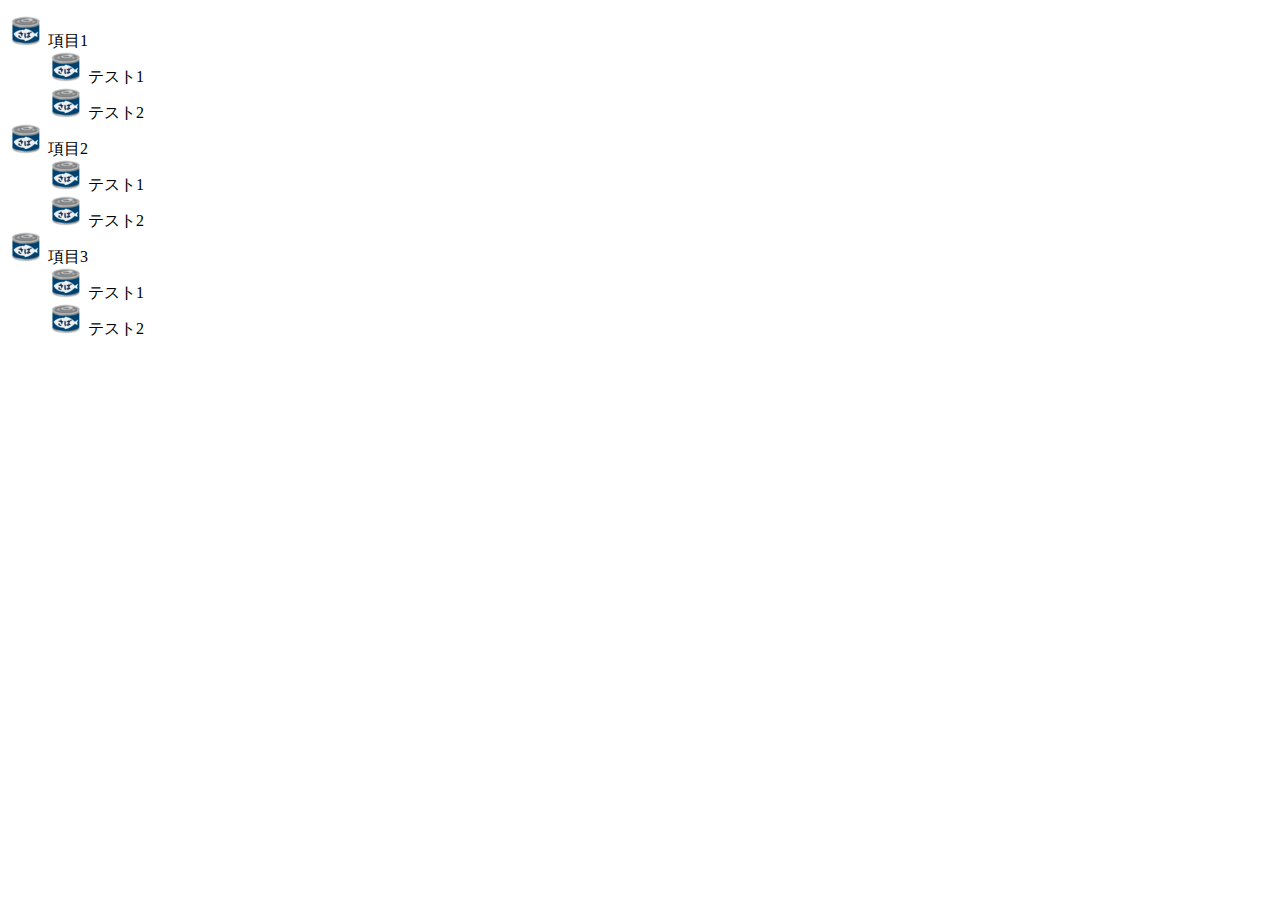
<file: reidai01/index.html>
<!DOCTYPE html>
<html lang="ja">
<head>
    <meta charset="UTF-8">
    <meta name="viewport" content="width=device-width, initial-scale=1.0">
    <meta http-equiv="X-UA-Compatible" content="ie=edge">
    <link rel="stylesheet" href="sytyle.css">
    <title>箇条書き</title>
</head>
<body>
    <ul>
         <li>項目1
            <ol>
                <li>テスト1</li>
                <li>テスト2</li>
            </ol>
            </li>
         <li>項目2
             <ol>
                <li>テスト1</li>
                <li>テスト2</li>
             </ol>
         </li>
        <li>項目3
            <ol>
                <li>テスト1</li>
                <li>テスト2</li>
            </ol>
        </li>
       </ul>
</body>
</html>
</file>
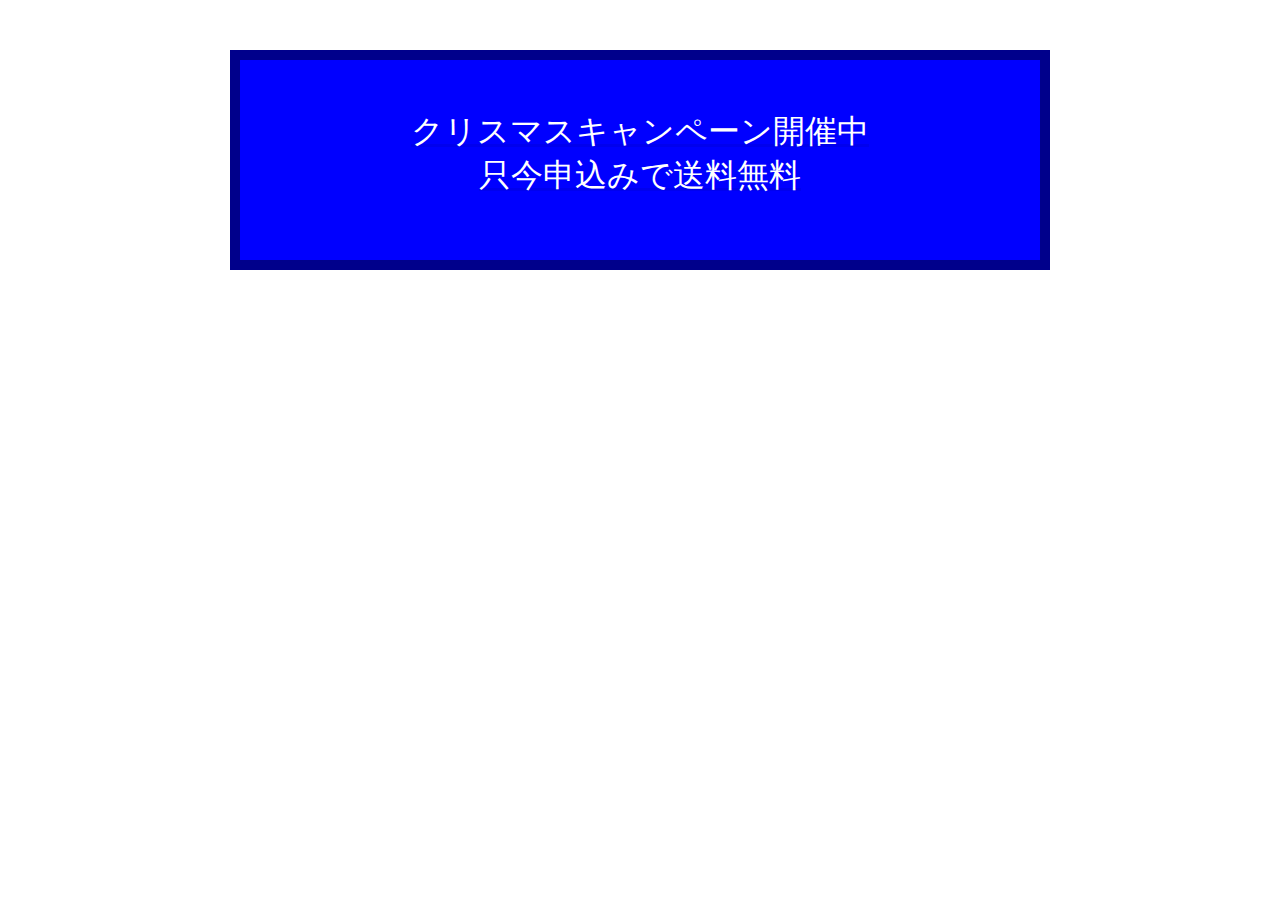
<file: reidai02/index.html>
<!DOCTYPE html>
<html lang="ja">
<head>
    <meta charset="UTF-8">
    <meta name="viewport" content="width=device-width, initial-scale=1.0">
    <meta http-equiv="X-UA-Compatible" content="ie=edge">
    <link rel="stylesheet" href="style.css">
    <title>Document</title>

</head>
<body>
    <a href="default.asp" target="_blank">
        <div id="boxlink">
            <p>クリスマスキャンペーン開催中<br>
            只今申込みで送料無料</p>
        </div>
    </a>
</body>
</html>
</file>
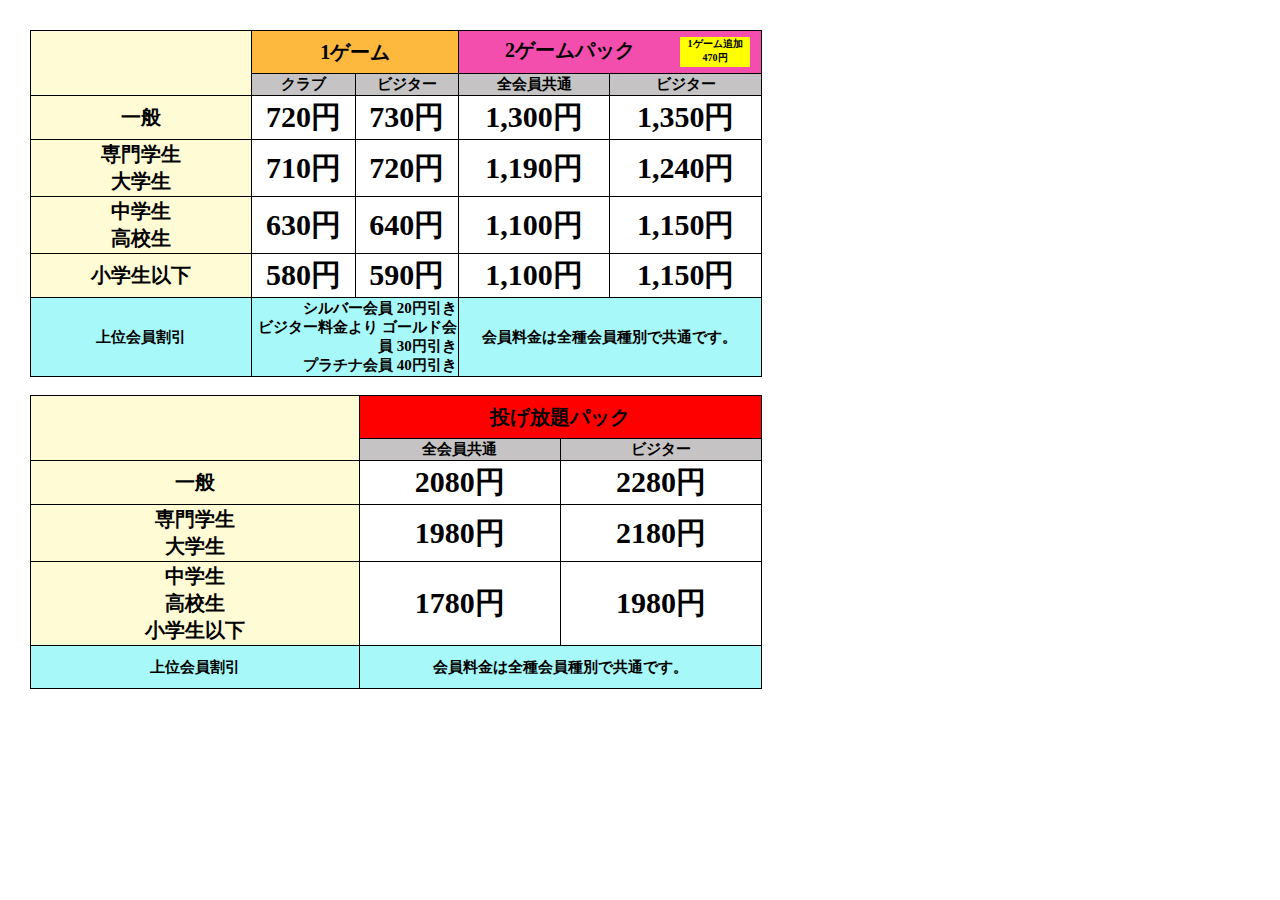
<file: reidai03/index.html>
<!DOCTYPE html>
<html lang="ja">
<head>
    <meta charset="UTF-8">
    <meta name="viewport" content="width=device-width, initial-scale=1.0">
    <meta http-equiv="X-UA-Compatible" content="ie=edge">
    <link rel="stylesheet" href="style.css">
    <title>Document</title>
</head>
<body>
    <table border="1">

        <tr>
          <th rowspan="2" class="midasi1"></th> 
          <th colspan="2" id="midasi2">1ゲーム</th> 
          <th colspan="2" id="midasi3">2ゲームパック
            <div class="box">
              1ゲーム追加<br>470円
            </div>
          </th>
        </tr>

        <tr>
          <th class="kaiin">クラブ</th>
          <th class="kaiin">ビジター</th>
          <th class="kaiin">全会員共通</th>
          <th class="kaiin">ビジター</th>
        </tr>
        
        <tr>
          <th class="midasi1">一般</th>
          <td>720円</td> <td>730円</td>
          <td>1,300円</td>
          <td>1,350円</td>
        </tr>
      
        <tr>
          <th class="midasi1">専門学生<br>大学生</th>
          <td>710円</td>
          <td>720円</td>
          <td>1,190円</td>
          <td>1,240円</td>
        </tr>

        <tr>
            <th class="midasi1">中学生<br>高校生</th>
            <td>630円</td>
            <td>640円</td>
            <td>1,100円</td>
            <td>1,150円</td>
        </tr>

        <tr>
            <th class="midasi1">小学生以下</th>
            <td>580円</td>
            <td>590円</td>
            <td>1,100円</td>
            <td>1,150円</td>
        </tr>

        <tr>
            <td class="gaiyou">上位会員割引</td> 
            <td colspan="2" align="right" class="gaiyou">シルバー会員 20円引き<br>ビジター料金より ゴールド会員 30円引き<br>プラチナ会員 40円引き</td> <td colspan="2" class="gaiyou">会員料金は全種会員種別で共通です。</td>
        </tr>

      </table>
      <br>
      <table border="1">

        <tr>
          <th rowspan="2" class="midasi1"></th>
          <th colspan="2" id="midasi4">投げ放題パック</th>
        </tr>

        <tr>
            <th class="kaiin">全会員共通</th>
            <th class="kaiin">ビジター</th>
        </tr>
        
        <tr>
          <th class="midasi1">一般</th>
          <td>2080円</td>
          <td>2280円</td>
        </tr>
      
        <tr>
          <th class="midasi1">専門学生<br>大学生</th>
          <td>1980円</td><td>2180円</td>
        </tr>

        <tr>
            <th class="midasi1">中学生<br>高校生<br>小学生以下</th>
            <td>1780円</td>
            <td>1980円</td>
        </tr>

        <tr>
            <th class="gaiyou">上位会員割引</th>
            <td colspan="2" class="gaiyou">会員料金は全種会員種別で共通です。</td>
        </tr>

      </table>
</body>
</html>
</file>
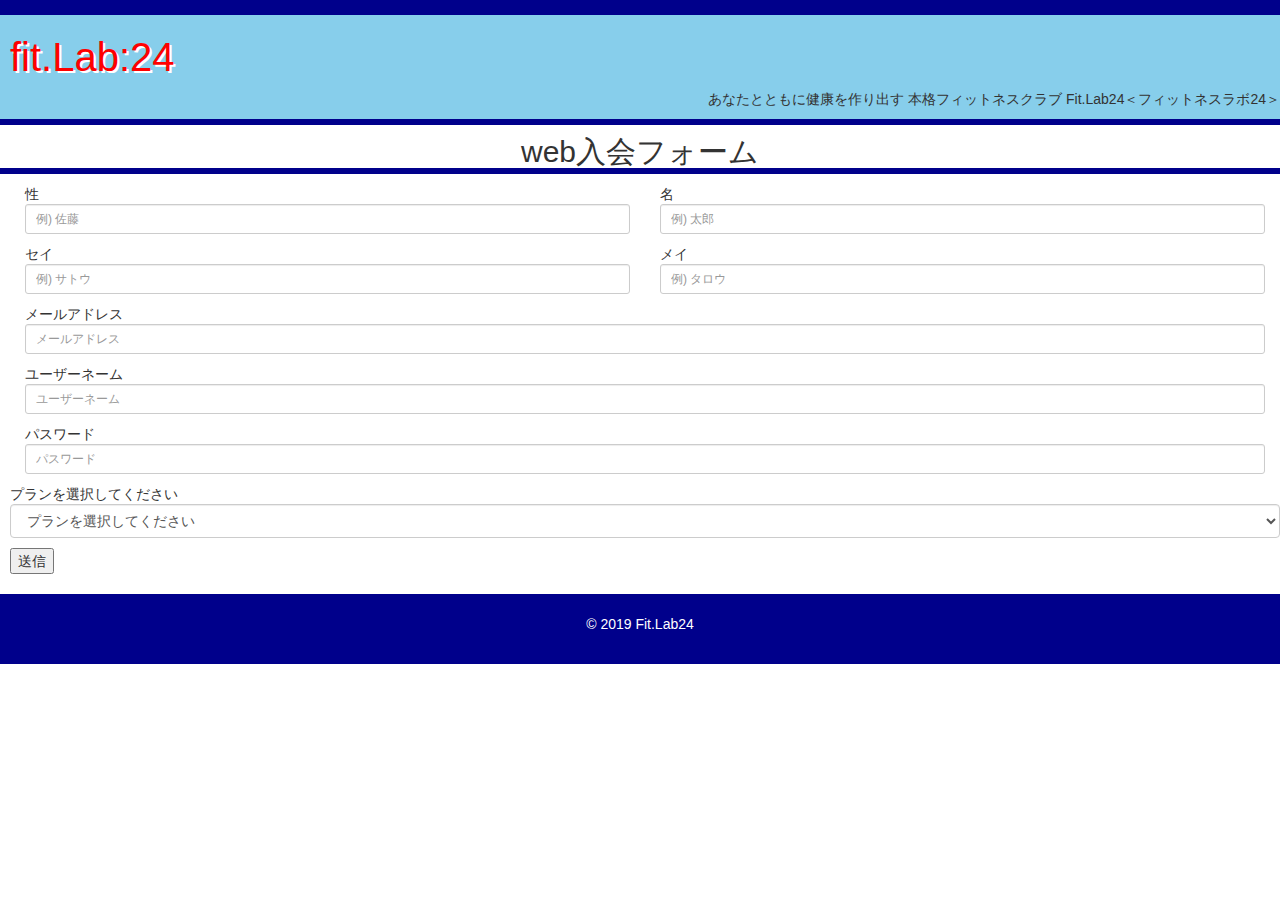
<file: reidai04/index.html>
<!DOCTYPE html>
<html lang="ja">
<head>
    <meta charset="UTF-8">
    <meta name="viewport" content="width=device-width, initial-scale=1.0">
    <meta http-equiv="X-UA-Compatible" content="ie=edge">
    <link rel="stylesheet" href="https://maxcdn.bootstrapcdn.com/bootstrap/3.2.0/css/bootstrap.min.css">
    <link rel="stylesheet" href="sample.css">
    <title>入会フォーム</title>
</head>
<body>

    <header>
        <h1>fit.Lab:24</h1>
        <p>あなたとともに健康を作り出す 本格フィットネスクラブ Fit.Lab24＜フィットネスラボ24＞</p>
    </header>

    <h2>web入会フォーム</h2>
    <div class="content">
        <form action="#" method="post">
            <div class="col-sm-6">
                <p>性<input type="text" name="name1" placeholder="例) 佐藤" class="form-control input-sm"></p>
            </div>
            <div class="col-sm-6">
                <p>名<input type="text" name="name2" placeholder="例) 太郎" class="form-control input-sm"></p>
            </div>

            <div class="col-sm-6">
                <p>セイ <input type="text" name="name3" placeholder="例) サトウ" class="form-control input-sm"></p>
            </div>
            <div class="col-sm-6">
                <p>メイ <input type="text" name="name4" placeholder="例) タロウ" class="form-control input-sm"></p>
            </div>

            <div class="col-sm-12">
                <p>メールアドレス <input type="email" name="email" placeholder="メールアドレス" class="form-control input-sm"></p>
            </div>
            <div class="col-sm-12">
                <p>ユーザーネーム <input type="text" name="username" placeholder="ユーザーネーム" class="form-control input-sm"></p>
            </div>
            <div class="col-sm-12">
                <p>パスワード <input type="password" name="pass" placeholder="パスワード" class="form-control input-sm"></p>
            </div>
            <div>
                <p>プランを選択してください
                    <select name="example" class="form-control">
                        <option value="選択肢1">プランを選択してください</option>
                        <option value="選択肢2">レギュラー会員</option>
                        <option value="選択肢3">プレミアム会員</option>
                    </select>
                </p>
            </div>
        </form>
        <button type="button">送信</button>
    </div>
    <br>
    <footer>
        <p>&copy; 2019 Fit.Lab24</p>
    </footer>

    </body>
</html>
</file>
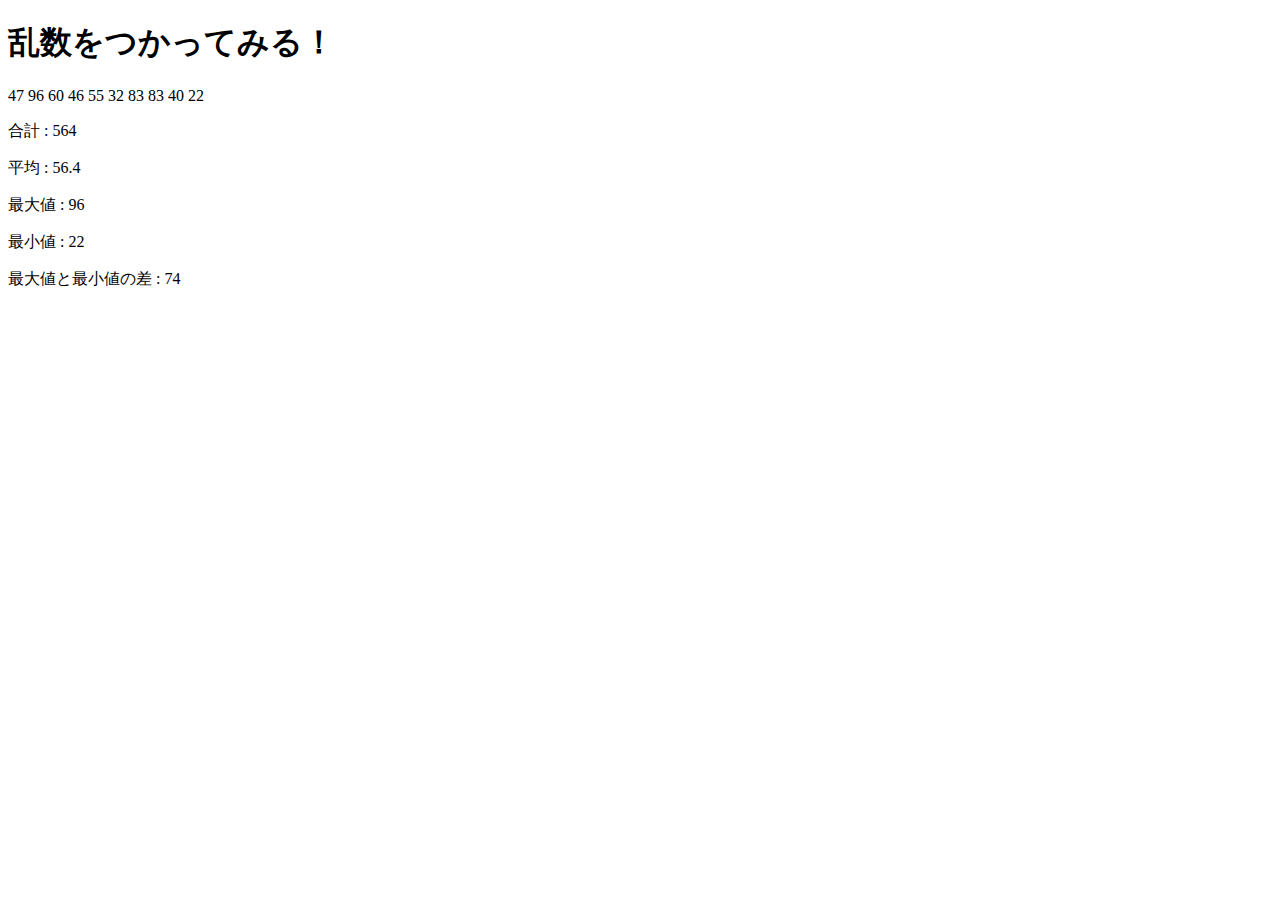
<file: reidai07/index.html>
<!DOCTYPE html>
<html lang="ja">
<head>
    <meta charset="UTF-8">
    <meta name="viewport" content="width=device-width, initial-scale=1.0">
    <meta http-equiv="X-UA-Compatible" content="ie=edge">
    <title>Document</title>
</head>
<body>
    <h1>乱数をつかってみる！</h1>
    <script src="sample1.js"></script>
</body>

</html>
</file>
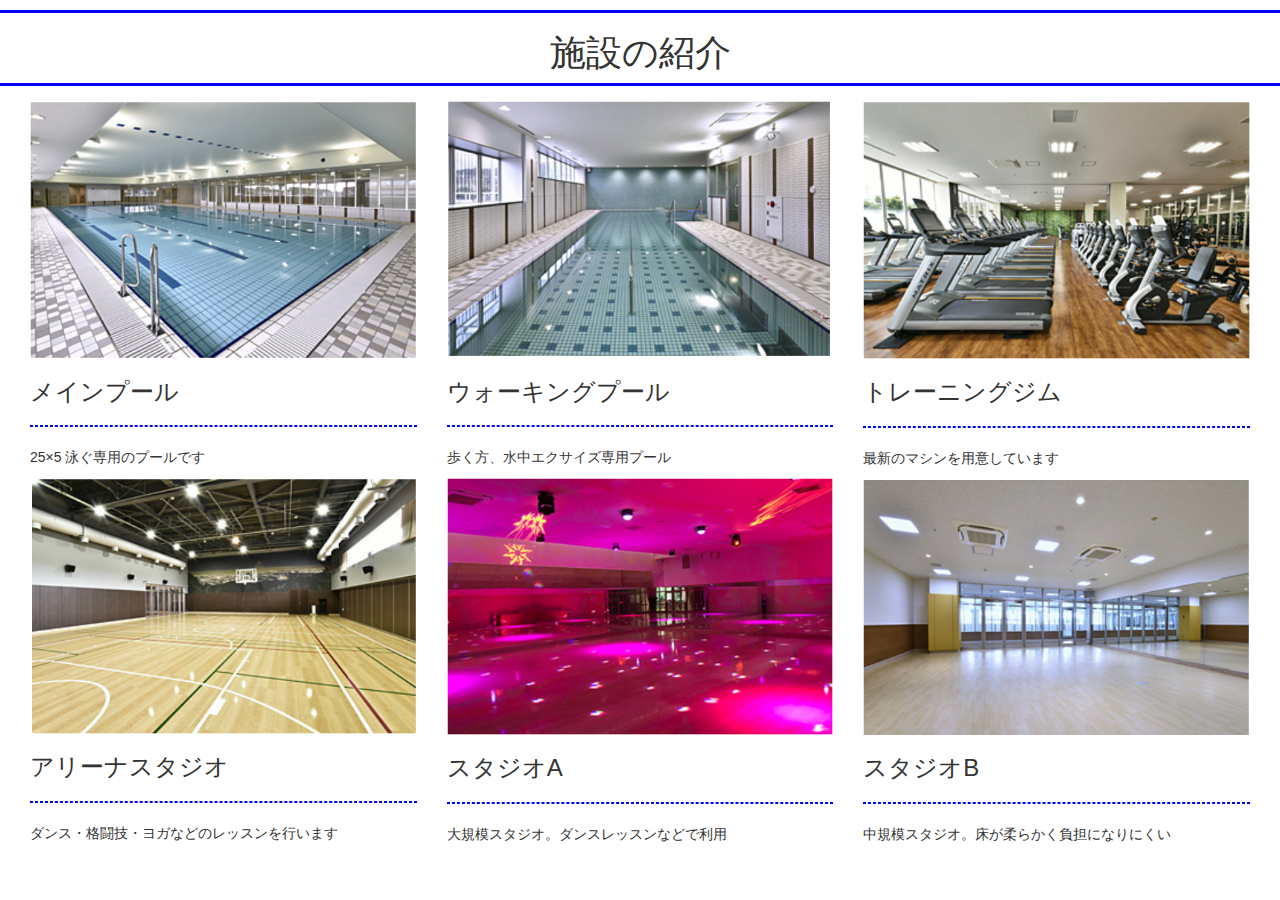
<file: reidai05/col.html>
<!DOCTYPE html>
<html lang="ja">
<head>
    <meta charset="UTF-8">
    <meta name="viewport" content="width=device-width, initial-scale=1.0">
    <meta http-equiv="X-UA-Compatible" content="ie=edge">
    <link rel="stylesheet" href="https://maxcdn.bootstrapcdn.com/bootstrap/3.2.0/css/bootstrap.min.css">
    <link rel="stylesheet" href="col.css">
    <title>Document</title>
</head>
<body>
    <header>
        <h1>施設の紹介</h1>
    </header>
    <div class="row content">
        <div class="col-md-4 col-sm-6 box">
            <img src="img/facility01.png" alt="">
            <h3>メインプール</h3>
            <hr>
            <p>25×5 泳ぐ専用のプールです</p>
        </div>
        <div class="col-md-4 col-sm-6 box">
            <img src="img/facility02.png" alt="">
            <h3>ウォーキングプール</h3>
            <hr>
            <p>歩く方、水中エクサイズ専用プール</p>
        </div>
        <div class="col-md-4 col-sm-6 box">
            <img src="img/facility03.png" alt="">
            <h3>トレーニングジム</h3>
            <hr>
            <p>最新のマシンを用意しています</p>
        </div>
        <div class="col-md-4 col-sm-6 box">
            <img src="img/facility04.png" alt="">
            <h3>アリーナスタジオ</h3>
            <hr>
            <p>ダンス・格闘技・ヨガなどのレッスンを行います</p>
        </div>
        <div class="col-md-4 col-sm-6 box">
            <img src="img/facility05.png" alt="">
            <h3>スタジオA</h3>
            <hr>
            <p>大規模スタジオ。ダンスレッスンなどで利用</p>
        </div>
        <div class="col-md-4 col-sm-6 box">
            <img src="img/facility06.png" alt="">
            <h3>スタジオB</h3>
            <hr>
            <p>中規模スタジオ。床が柔らかく負担になりにくい</p>
        </div>
    </div>
</body>
</html>
</file>
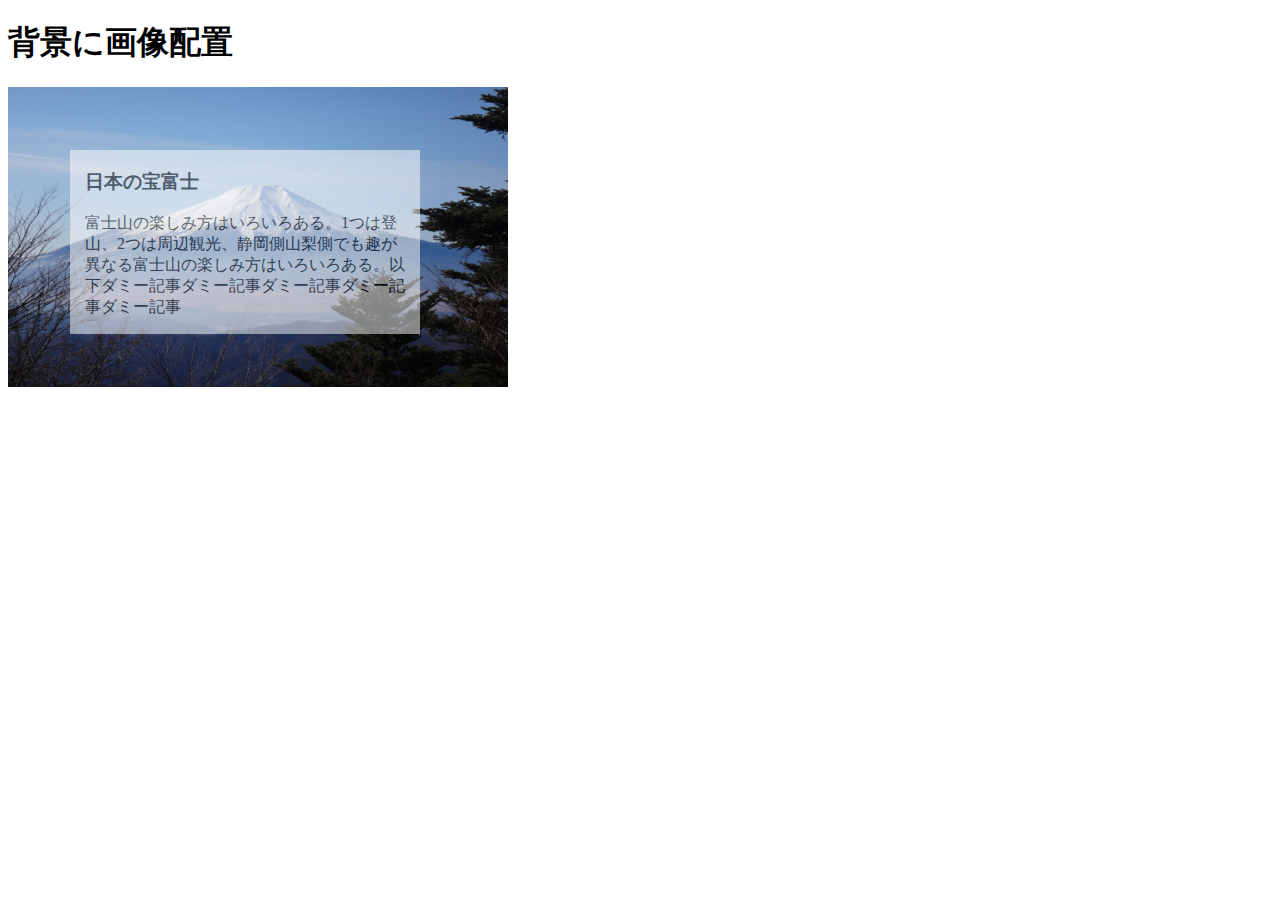
<file: reidai06/img.html>
<!DOCTYPE html>
<html lang="ja">
<head>
    <meta charset="UTF-8">
    <meta name="viewport" content="width=device-width, initial-scale=1.0">
    <meta http-equiv="X-UA-Compatible" content="ie=edge">
    <link rel="stylesheet" href="img.css">
    <title>Document</title>
</head>
<body>
    <h1> 背景に画像配置</h1>
    <div class="photo">
        <img src="fuji01.jpg" alt="background-img">
    </div>
    <div class="content">
        <div class="container">
        <h3>日本の宝富士</h3>
        <p>富士山の楽しみ方はいろいろある。1つは登山、2つは周辺観光、静岡側山梨側でも趣が異なる富士山の楽しみ方はいろいろある。以下ダミー記事ダミー記事ダミー記事ダミー記事ダミー記事</p>
        </div>
    </div>
</body>
</html>
</file>
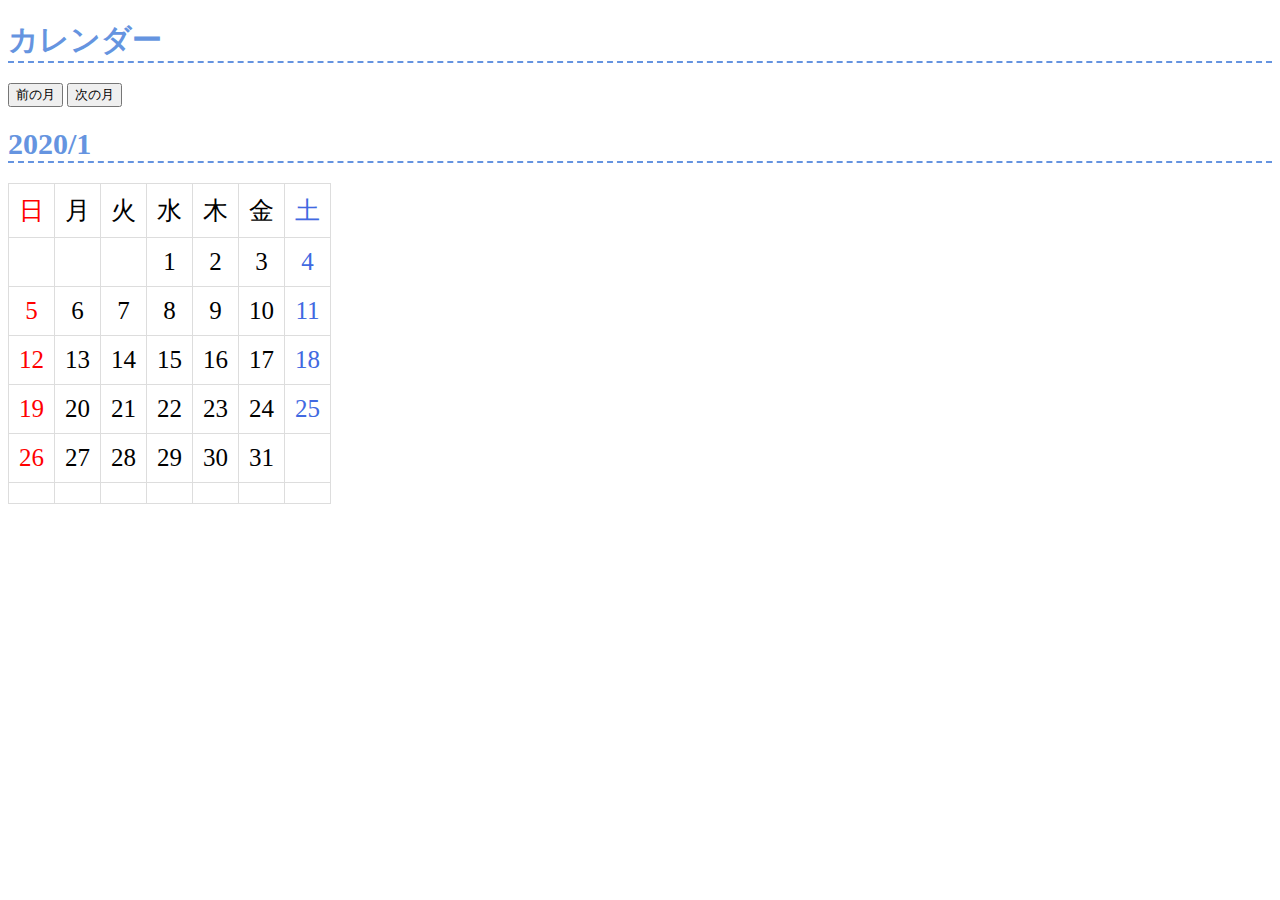
<file: reidai08/userscreen.html>
<!DOCTYPE html>
<html lang="ja">
<head>
    <meta charset="UTF-8">
    <meta name="viewport" content="width=device-width, initial-scale=1.0">
    <meta http-equiv="X-UA-Compatible" content="ie=edge">
    <link rel="stylesheet" href="userscreen.css">
    <title>カレンダー</title>
</head>

<body>
    <h1>カレンダー</h1>
    <button id="prev" type="button">前の月</button>
    <button id="next" type="button">次の月</button>
    <div id="calendar"></div>
    <p id ="conf1"></p>
</body>
<script src="Calender.js"></script>
</html>
</file>
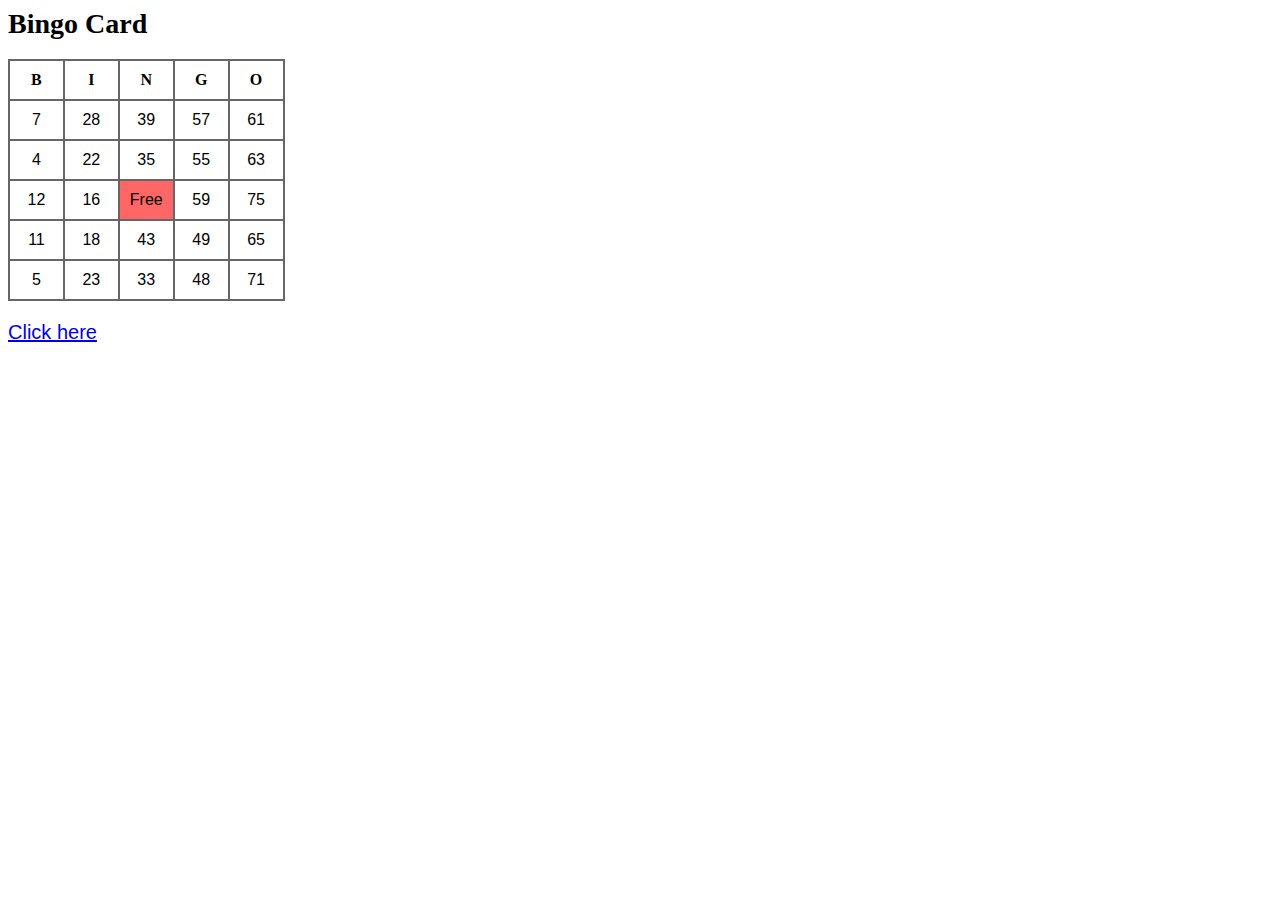
<file: reidai10/bingo.html>
<html>
<head>
	<title>Make Your Own Bingo Card</title>
	<link rel="stylesheet" rev="stylesheet" href="bing-card.css" />
	<script type="text/javascript" src="bingo-card.js">
	</script>
</head>


<h1>Bingo Card</h1>
<table>
	<tr>
		<th>B</th>
		<th>I</th>
		<th>N</th>
		<th>G</th>
		<th>O</th>
	</tr>

	<tr>
		<td id="square0">&nbsp;</td>
		<td id="square5">&nbsp;</td>
		<td id="square10">&nbsp;</td>
		<td id="square14">&nbsp;</td>
		<td id="square19">&nbsp;</td>
	</tr>

	<tr>
		<td id="square1">&nbsp;</td>
		<td id="square6">&nbsp;</td>
		<td id="square11">&nbsp;</td>
		<td id="square15">&nbsp;</td>
		<td id="square20">&nbsp;</td>
	</tr>

	<tr>
		<td id="square2">&nbsp;</td>
		<td id="square7">&nbsp;</td>
		<td id="free">Free</td>
		<td id="square16">&nbsp;</td>
		<td id="square21">&nbsp;</td>
	</tr>

	<tr>
		<td id="square3">&nbsp;</td>
		<td id="square8">&nbsp;</td>
		<td id="square12">&nbsp;</td>
		<td id="square17">&nbsp;</td>
		<td id="square22">&nbsp;</td>
	</tr>

	<tr>
		<td id="square4">&nbsp;</td>
		<td id="square9">&nbsp;</td>
		<td id="square13">&nbsp;</td>
		<td id="square18">&nbsp;</td>
		<td id="square23">&nbsp;</td>
	</tr>

</table>
<p><a href="script01.html" id="reload">Click here</a></p>
</html>
</file>
<file: reidai01/sytyle.css>
ul{

    list-style-image: url(sampleSABA.png);
}
</file>
<file: reidai02/style.css>
#boxlink{
    width: 800px;
    height: 200px;
    margin: 50px auto;
    align-self: auto;;
    background-color: blue;
    color: white;
    text-align: center;
    font-size: 2em;
    border: 10px solid darkblue;
}
p{
    margin: 0 auto;
    padding: 50px;
}
</file>
<file: reidai03/style.css>
th,td {
    
    border: solid 1px;          /* 枠線指定 */
}
 
table {
    border-collapse:  collapse; /* セルの線を重ねる */
    width:  60%;            /* 幅指定 */
    text-align:center;
}
 
th {

    width:  20px;              /* 幅指定 */
    font-weight:  bold;       /* 文字の太さ指定 */
    font-size: 20px;
}
 
td {
    font-size: 30px;
    font-weight:  bold;         /* 文字の太さ指定 */
}
body{
    margin: 30px;
}
.midasi1{
    width: 100px;
    background-color: rgb(255, 251, 213);
}
.kaiin{
    font-size: 15px;
    background-color: rgb(197, 195, 195);
}
.gaiyou{
    height: 40px;
    font-size: 15px;
    font-weight: bold;
    background-color: rgb(167, 248, 248);
}
#midasi2{
    background-color: rgb(252, 185, 62);
    height: 40px;
}
#midasi3{
    background-color: rgb(243, 78, 174);
    height: 40px;
}
#midasi4{
    background-color: red;
    height: 40px;
}
.box{
    font-size: 10px;
    width: 70px;
    height: 30px;
    background: yellow;
    float: right;
    margin-right: 10px;
    font-weight: bold;

}
</file>
<file: reidai04/sample.css>
hr{
    background: darkblue;
    height: 2px;
 }
 header {

    border-top: 15px solid darkblue;
    border-bottom: 6px solid darkblue;
    background: skyblue;
    
    
 }
 header h1{
    font-size: 40px;
    margin-left: 10px;
    color: red;
    font-family: arial;
    text-shadow: 2px 2px #fff;
 }
 header p{
     text-align: right;
 }

 h2{
    text-align: center;
    margin: 10px 0;
    border-bottom: 6px solid darkblue;
}

.content{

   margin-left: 10px;
}

footer{
   background: darkblue;
   text-align: center;
   color: #fff;
   border-top: 20px solid darkblue;
   border-bottom: 20px solid darkblue;
}
</file>
<file: reidai05/col.css>
@charset "utf-8";

header {
    margin: 10px 0;
    border-top: 3px solid blue;
    border-bottom: 3px solid blue;
}
header h1 {
    text-align: center;
}

.content {
    margin: 15px;
}

.box img {
    width: 100%;
    height: 100%;
}

hr {
    border: .5px dashed blue;
}
</file>
<file: reidai06/img.css>
@charset "utf-8";

.photo img{
    width: 500px;
    height: 300px;
    position: relative;
}
.content {
    background: white;
    opacity: .5;
    width: 350px;
    height: auto;
    position: absolute;
    top: 150px;
    left: 70px;
}
.container {
    margin: 15px;
}
</file>
<file: reidai08/userscreen.css>
table {
    border-spacing: 0;
    border-collapse: collapse;
}

td {
    border: 1px solid #ddd;
    padding: 10px;
    text-align: center;
    font-size: 25px;
}

td:first-child {
    color: red;
   
}

td:last-child {
    color: royalblue;
}

td.is-disabled {
    color: #ccc;
}
p{
font-size: 15px;

}
h1 {
    color: #6594e0;/*文字色*/
    /*線の種類（点線）2px 線色*/
    border-bottom: dashed 2px #6594e0;
    font-size: 30px;
  }
.today{
    background: rgb(224, 44, 104);
    /*background:url([data-uri]
    ) repeat;*/
}
</file>
<file: reidai10/bing-card.css>
body {
background-color: white;
color: black;
font-size: 20px;
font-family: "Lucida Grande", Verdana,Arial, Helvetica, sans-serif;
}
h1, th {
font-family: Georgia, "Times New Roman",Times, serif;
}
h1 {
font-size: 28px;
}
table {
border-collapse: collapse;
border-color: black;
}

th, td {
padding: 10px;
border: 2px #666 solid;
text-align: center;
width: 20%;
}

#free, .pickedBG {
background-color: #f66;
}

.winningBG {
background-image:url(images/redFlash.gif);
}
</file>
